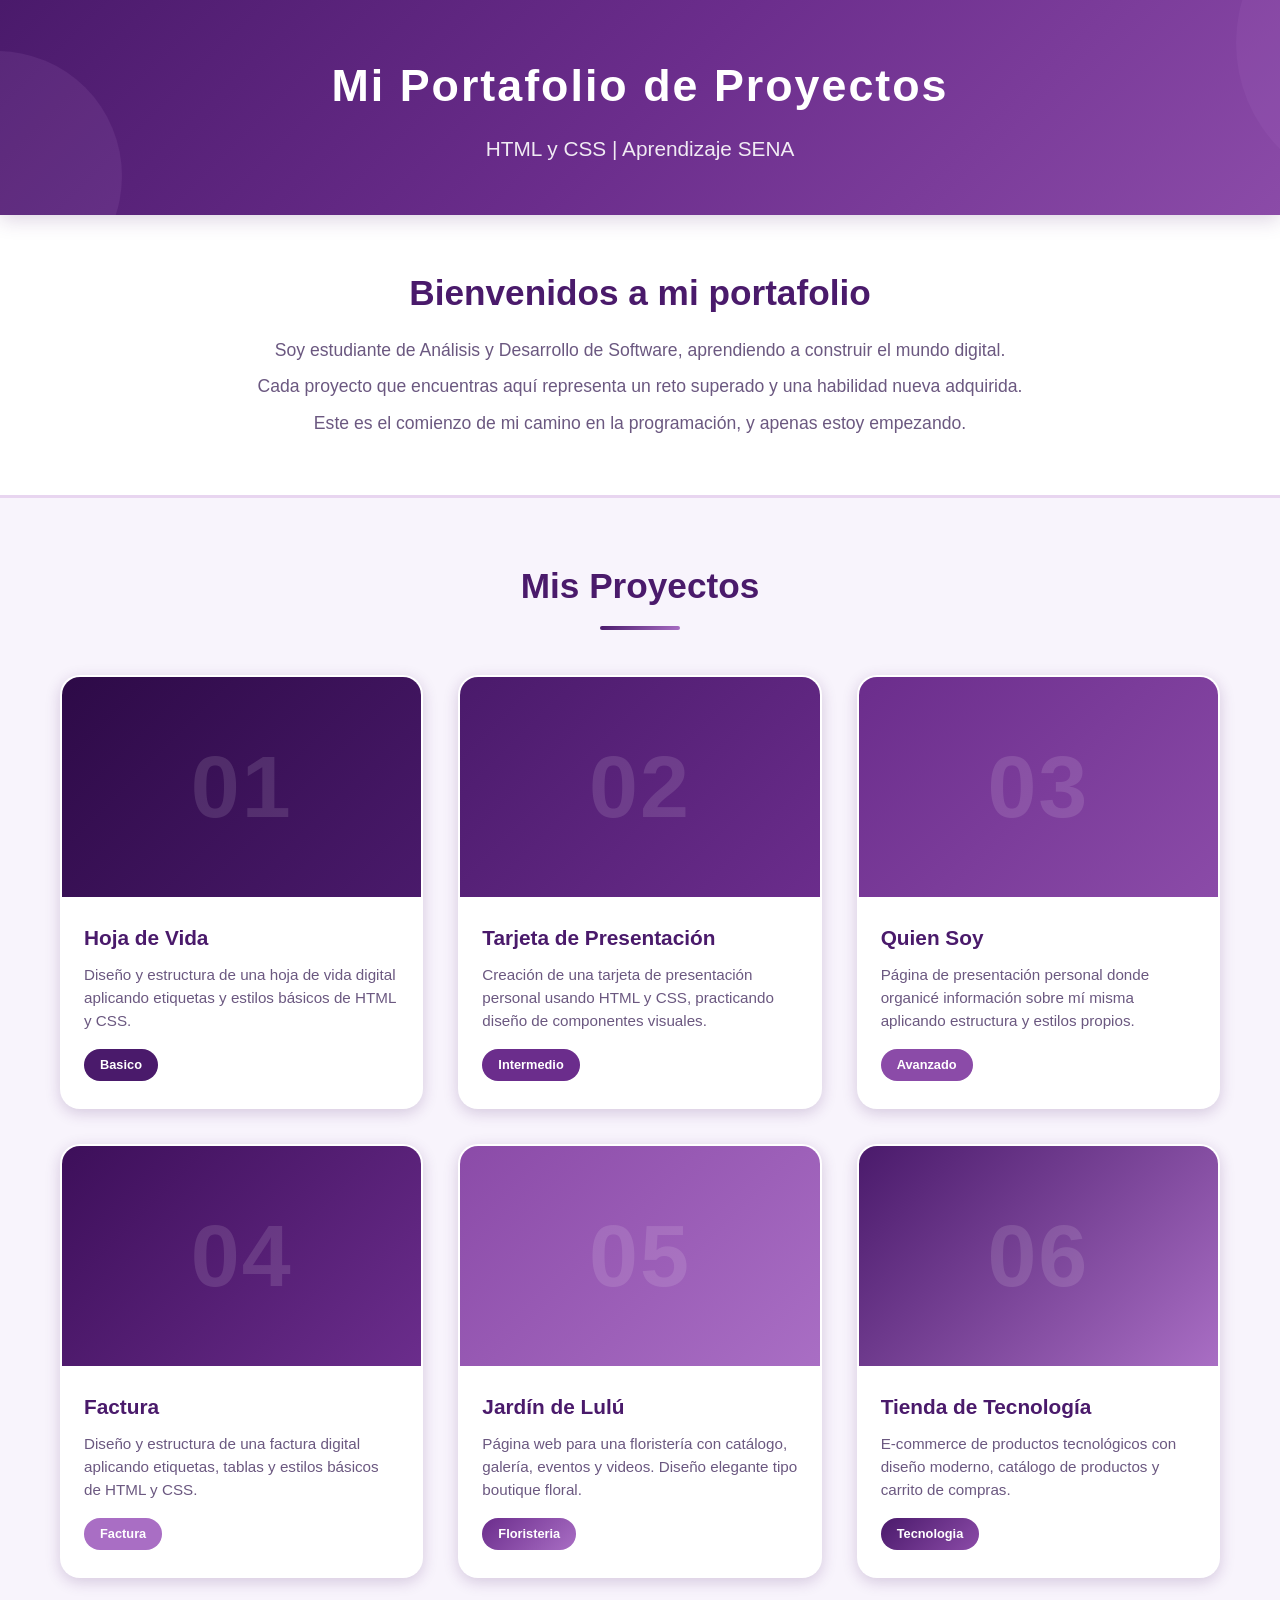
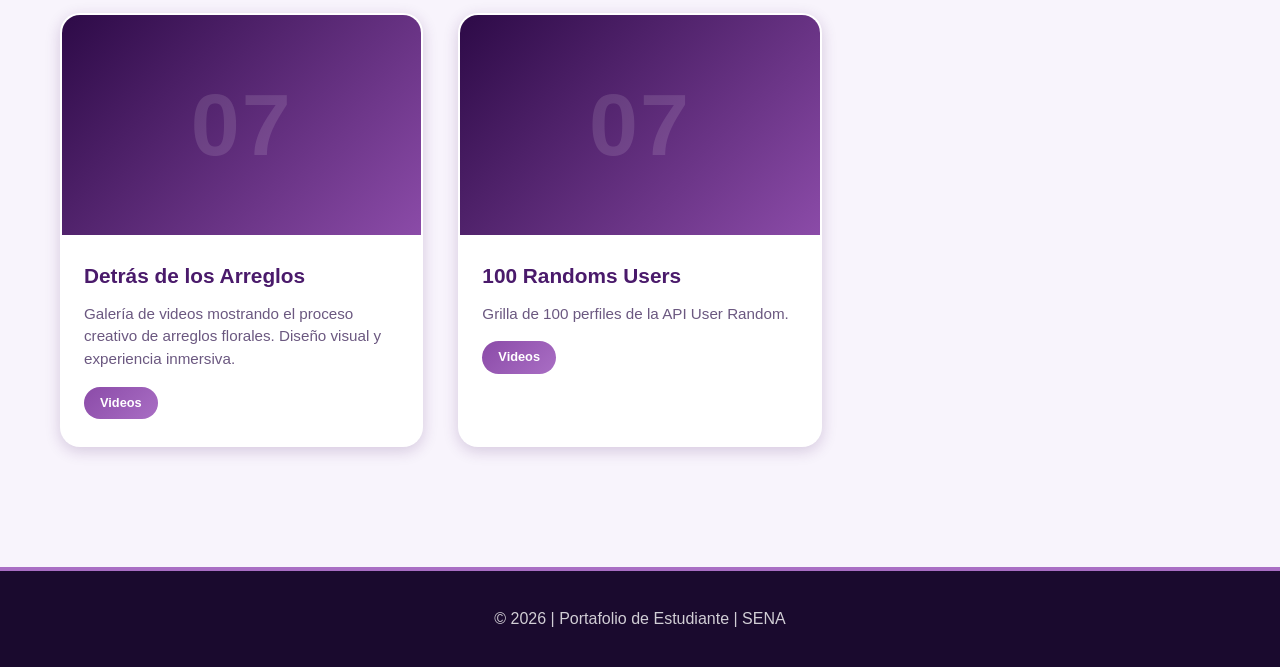
<file: index.html>
<!DOCTYPE html>
<html lang="es">
<head>
    <meta charset="UTF-8">
    <meta name="viewport" content="width=device-width, initial-scale=1.0">
    <title>Mis Proyectos | Portafolio de Estudiante</title>
    <style>
        :root {
            --primary: #4A1A6B;        /* Morado muy oscuro */
            --secondary: #6B2D8C;      /* Morado oscuro */
            --tertiary: #8B4BA8;       /* Morado medio */
            --quaternary: #A96EC4;     /* Morado claro */
            --light-purple: #C9A0DC;   /* Morado muy claro */
            --pale-purple: #E8D5F0;    /* Morado pastel */
            --dark: #1A0A2E;           /* Morado casi negro */
            --light: #F8F4FC;          /* Fondo lila muy claro */
            --white: #ffffff;
            --gray: #6B5880;
            --shadow: rgba(74, 26, 107, 0.2);
            --shadow-hover: rgba(74, 26, 107, 0.35);
        }

        * { margin: 0; padding: 0; box-sizing: border-box; }

        body {
            font-family: 'Segoe UI', Tahoma, Geneva, Verdana, sans-serif;
            line-height: 1.6;
            color: var(--dark);
            background-color: var(--light);
        }

        .container {
            max-width: 1200px;
            margin: 0 auto;
            padding: 0 20px;
        }

        /* ========== HEADER ========== */
        .header {
            background: linear-gradient(135deg, var(--primary), var(--secondary), var(--tertiary));
            color: var(--white);
            padding: 50px 0;
            text-align: center;
            box-shadow: 0 4px 20px var(--shadow);
            position: relative;
            overflow: hidden;
        }

        .header::before {
            content: '';
            position: absolute;
            top: -50%;
            right: -20%;
            width: 300px;
            height: 300px;
            background: rgba(169, 110, 196, 0.15);
            border-radius: 50%;
        }

        .header::after {
            content: '';
            position: absolute;
            bottom: -40%;
            left: -10%;
            width: 250px;
            height: 250px;
            background: rgba(201, 160, 220, 0.1);
            border-radius: 50%;
        }

        .header .titulo {
            font-size: 2.8rem;
            margin-bottom: 10px;
            letter-spacing: 2px;
            position: relative;
            z-index: 1;
            font-weight: 700;
        }

        .header .subtitulo {
            font-size: 1.3rem;
            opacity: 0.9;
            position: relative;
            z-index: 1;
            font-weight: 300;
        }

        /* ========== HERO ========== */
        .hero {
            background: var(--white);
            padding: 50px 0;
            text-align: center;
            border-bottom: 3px solid var(--pale-purple);
        }

        .hero h2 {
            font-size: 2.2rem;
            color: var(--primary);
            margin-bottom: 15px;
        }

        .hero p {
            font-size: 1.1rem;
            color: var(--gray);
            margin-bottom: 8px;
        }

        /* ========== MAIN ========== */
        .main { padding: 60px 0; }

        .section-title {
            font-size: 2.2rem;
            text-align: center;
            margin-bottom: 45px;
            color: var(--primary);
            position: relative;
        }

        .section-title::after {
            content: '';
            display: block;
            width: 80px;
            height: 4px;
            background: linear-gradient(135deg, var(--primary), var(--quaternary));
            margin: 12px auto 0;
            border-radius: 4px;
        }

        /* ========== GRID DE PROYECTOS ========== */
        .galeria {
            display: grid;
            grid-template-columns: repeat(auto-fit, minmax(300px, 1fr));
            gap: 35px;
        }

        .proyecto-card {
            background: var(--white);
            border-radius: 20px;
            overflow: hidden;
            box-shadow: 0 4px 15px var(--shadow);
            transition: transform 0.4s ease, box-shadow 0.4s ease;
            text-decoration: none;
            color: inherit;
            display: block;
            border: 2px solid transparent;
            position: relative;
        }

        .proyecto-card:hover {
            transform: translateY(-12px) scale(1.01);
            box-shadow: 0 20px 40px var(--shadow-hover);
            border-color: var(--quaternary);
        }

        /* ========== IMÁGENES CON DEGRADADOS MORADOS ========== */
        .proyecto-imagen {
            position: relative;
            height: 220px;
            overflow: hidden;
            display: flex;
            align-items: center;
            justify-content: center;
            transition: transform 0.3s ease;
        }

        .proyecto-card:hover .proyecto-imagen { transform: scale(1.02); }

        /* Todos los proyectos en tonos morados */
        .proyecto-1 { background: linear-gradient(135deg, #2D0A47, #4A1A6B); }
        .proyecto-2 { background: linear-gradient(135deg, #4A1A6B, #6B2D8C); }
        .proyecto-3 { background: linear-gradient(135deg, #6B2D8C, #8B4BA8); }
        .proyecto-4 { background: linear-gradient(135deg, #3D0F5A, #6B2D8C); }
        .proyecto-5 { background: linear-gradient(135deg, #8B4BA8, #A96EC4); }
        .proyecto-6 { background: linear-gradient(135deg, #4A1A6B, #A96EC4); }
        .proyecto-7 { background: linear-gradient(135deg, #2D0A47, #8B4BA8); }

        .numero-proyecto {
            font-size: 5.5rem;
            font-weight: 900;
            color: rgba(255, 255, 255, 0.12);
            position: absolute;
            transition: transform 0.4s ease;
            font-family: 'Arial Black', sans-serif;
            letter-spacing: 2px;
        }

        .proyecto-card:hover .numero-proyecto {
            transform: scale(1.15) rotate(-5deg);
        }

        .overlay {
            position: absolute;
            top: 0; left: 0;
            width: 100%; height: 100%;
            background: rgba(74, 26, 107, 0.8);
            display: flex;
            align-items: center;
            justify-content: center;
            opacity: 0;
            transition: opacity 0.4s ease;
        }

        .proyecto-card:hover .overlay { opacity: 1; }

        .ver-mas {
            color: var(--white);
            font-size: 1.2rem;
            font-weight: 700;
            padding: 12px 30px;
            border: 2px solid white;
            border-radius: 40px;
            transition: all 0.3s ease;
        }

        .ver-mas:hover {
            background: white;
            color: var(--primary);
        }

        /* ========== INFO DEL PROYECTO ========== */
        .proyecto-info { padding: 24px 22px 26px; }

        .proyecto-info h3 {
            font-size: 1.3rem;
            color: var(--primary);
            margin-bottom: 10px;
            font-weight: 700;
        }

        .proyecto-info p {
            color: var(--gray);
            font-size: 0.95rem;
            margin-bottom: 16px;
            line-height: 1.5;
        }

        /* ========== ETIQUETAS ========== */
        .etiqueta {
            display: inline-block;
            padding: 6px 16px;
            border-radius: 30px;
            font-size: 0.8rem;
            font-weight: 600;
            color: white;
        }

        .etiqueta-basico { background: var(--primary); }
        .etiqueta-intermedio { background: var(--secondary); }
        .etiqueta-avanzado { background: var(--tertiary); }
        .etiqueta-factura { background: var(--quaternary); }
        .etiqueta-floristeria { background: linear-gradient(135deg, var(--secondary), var(--quaternary)); }
        .etiqueta-tecnologia { background: linear-gradient(135deg, var(--primary), var(--tertiary)); }
        .etiqueta-video { background: linear-gradient(135deg, var(--tertiary), var(--quaternary)); }

        /* ========== FOOTER ========== */
        .footer {
            background: var(--dark);
            color: var(--white);
            text-align: center;
            padding: 35px 0;
            margin-top: 60px;
            border-top: 4px solid var(--quaternary);
        }

        .footer p { opacity: 0.8; }

        /* ========== RESPONSIVE ========== */
        @media (max-width: 768px) {
            .header .titulo { font-size: 2rem; }
            .hero h2 { font-size: 1.6rem; }
            .galeria { grid-template-columns: 1fr; }
            .proyecto-imagen { height: 180px; }
            .numero-proyecto { font-size: 4rem; }
        }

        @media (max-width: 480px) {
            .header .titulo { font-size: 1.6rem; }
            .section-title { font-size: 1.6rem; }
            .proyecto-info h3 { font-size: 1.1rem; }
        }
    </style>
</head>
<body>
    <header class="header">
        <div class="container">
            <h1 class="titulo">Mi Portafolio de Proyectos</h1>
            <p class="subtitulo">HTML y CSS | Aprendizaje SENA</p>
        </div>
    </header>

    <section class="hero">
        <div class="container">
            <h2>Bienvenidos a mi portafolio</h2>
            <p>Soy estudiante de Análisis y Desarrollo de Software, aprendiendo a construir el mundo digital.</p>
            <p>Cada proyecto que encuentras aquí representa un reto superado y una habilidad nueva adquirida.</p>
            <p>Este es el comienzo de mi camino en la programación, y apenas estoy empezando.</p>
        </div>
    </section>

    <main class="main">
        <div class="container">
            <h2 class="section-title">Mis Proyectos</h2>
            <div class="galeria">

                <!-- ====== PROYECTO 1: Hoja de Vida ====== -->
                <a href="./Hoja de vida/Index.html" class="proyecto-card">
                    <div class="proyecto-imagen proyecto-1">
                        <span class="numero-proyecto">01</span>
                        <div class="overlay"><span class="ver-mas">Ver Proyecto</span></div>
                    </div>
                    <div class="proyecto-info">
                        <h3>Hoja de Vida</h3>
                        <p>Diseño y estructura de una hoja de vida digital aplicando etiquetas y estilos básicos de HTML y CSS.</p>
                        <span class="etiqueta etiqueta-basico">Basico</span>
                    </div>
                </a>

                <!-- ====== PROYECTO 2: Tarjeta de Presentación ====== -->
                <a href="./Tarjeta de presemtacion/index.html" class="proyecto-card">
                    <div class="proyecto-imagen proyecto-2">
                        <span class="numero-proyecto">02</span>
                        <div class="overlay"><span class="ver-mas">Ver Proyecto</span></div>
                    </div>
                    <div class="proyecto-info">
                        <h3>Tarjeta de Presentación</h3>
                        <p>Creación de una tarjeta de presentación personal usando HTML y CSS, practicando diseño de componentes visuales.</p>
                        <span class="etiqueta etiqueta-intermedio">Intermedio</span>
                    </div>
                </a>

                <!-- ====== PROYECTO 3: Quien Soy ====== -->
                <a href="./Quien Soy/index.html" class="proyecto-card">
                    <div class="proyecto-imagen proyecto-3">
                        <span class="numero-proyecto">03</span>
                        <div class="overlay"><span class="ver-mas">Ver Proyecto</span></div>
                    </div>
                    <div class="proyecto-info">
                        <h3>Quien Soy</h3>
                        <p>Página de presentación personal donde organicé información sobre mí misma aplicando estructura y estilos propios.</p>
                        <span class="etiqueta etiqueta-avanzado">Avanzado</span>
                    </div>
                </a>

                <!-- ====== PROYECTO 4: Factura ====== -->
                <a href="./factura/index.html" class="proyecto-card">
                    <div class="proyecto-imagen proyecto-4">
                        <span class="numero-proyecto">04</span>
                        <div class="overlay"><span class="ver-mas">Ver Proyecto</span></div>
                    </div>
                    <div class="proyecto-info">
                        <h3>Factura</h3>
                        <p>Diseño y estructura de una factura digital aplicando etiquetas, tablas y estilos básicos de HTML y CSS.</p>
                        <span class="etiqueta etiqueta-factura">Factura</span>
                    </div>
                </a>

                <!-- ====== PROYECTO 5: Jardín de Lulú ====== -->
                <a href="https://jheraldinvasquez7-ui.github.io/floristeria-web/" class="proyecto-card">
                    <div class="proyecto-imagen proyecto-5">
                        <span class="numero-proyecto">05</span>
                        <div class="overlay"><span class="ver-mas">Ver Proyecto</span></div>
                    </div>
                    <div class="proyecto-info">
                        <h3>Jardín de Lulú</h3>
                        <p>Página web para una floristería con catálogo, galería, eventos y videos. Diseño elegante tipo boutique floral.</p>
                        <span class="etiqueta etiqueta-floristeria">Floristeria</span>
                    </div>
                </a>

                <!-- ====== PROYECTO 6: Tienda de Tecnología ====== -->
                <a href="./tienda electronicos/index.html" class="proyecto-card">
                    <div class="proyecto-imagen proyecto-6">
                        <span class="numero-proyecto">06</span>
                        <div class="overlay"><span class="ver-mas">Ver Proyecto</span></div>
                    </div>
                    <div class="proyecto-info">
                        <h3>Tienda de Tecnología</h3>
                        <p>E-commerce de productos tecnológicos con diseño moderno, catálogo de productos y carrito de compras.</p>
                        <span class="etiqueta etiqueta-tecnologia">Tecnologia</span>
                    </div>
                </a>

                <!-- ====== PROYECTO 7: Detrás de los Arreglos ====== -->
                <a href="./videos-florales/index.html" class="proyecto-card">
                    <div class="proyecto-imagen proyecto-7">
                        <span class="numero-proyecto">07</span>
                        <div class="overlay"><span class="ver-mas">Ver Proyecto</span></div>
                    </div>
                    <div class="proyecto-info">
                        <h3>Detrás de los Arreglos</h3>
                        <p>Galería de videos mostrando el proceso creativo de arreglos florales. Diseño visual y experiencia inmersiva.</p>
                        <span class="etiqueta etiqueta-video">Videos</span>
                    </div>
                </a>
                     <a href="./Entrega 18 agosto/usuarios/Random User Grilla/index.html" class="proyecto-card">
                    <div class="proyecto-imagen proyecto-7">
                        <span class="numero-proyecto">07</span>
                        <div class="overlay"><span class="ver-mas">Ver Proyecto</span></div>
                    </div>
                    <div class="proyecto-info">
                        <h3>100 Randoms Users</h3>
                        <p>Grilla de 100 perfiles de la API User Random.</p>
                        <span class="etiqueta etiqueta-video">Videos</span>
                    </div>
                </a>

            </div>
        </div>
    </main>

    <footer class="footer">
        <div class="container">
            <p>&copy; 2026 | Portafolio de Estudiante | SENA</p>
        </div>
    </footer>
</body>
</html>
</file>
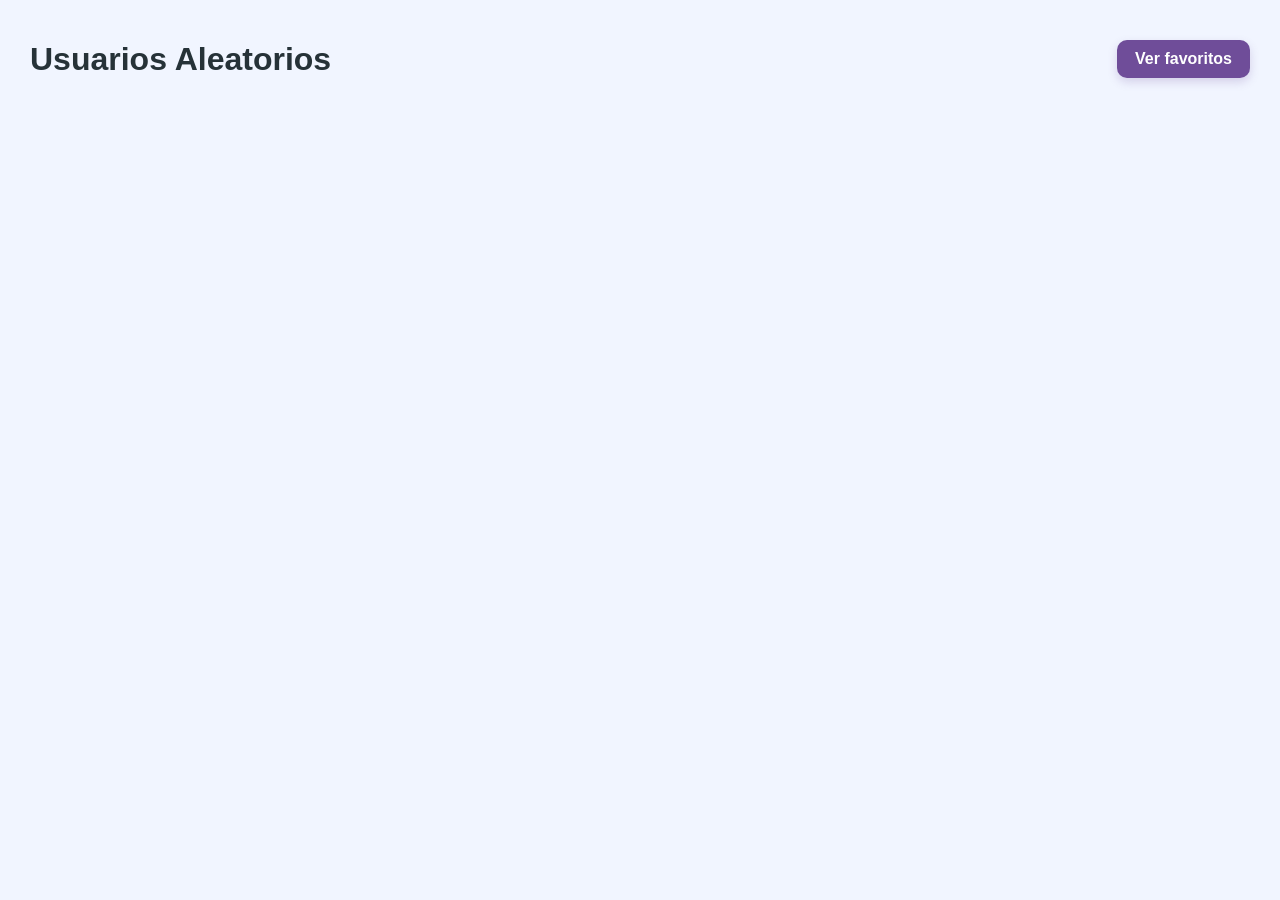
<file: Entrega 18 agosto/usuarios/Random User Grilla/index.html>
<!DOCTYPE html>
<html lang="es">
<head>
    <meta charset="UTF-8">
    <meta name="viewport" content="width=device-width, initial-scale=1.0">
    <title>Usuarios Aleatorios</title>
    <link rel="stylesheet" href="styles.css">
</head>
<body>
    <header class="topbar">
        <h1>Usuarios Aleatorios</h1>
        <a href="../../Favoritos/index.html" class="favoritos-link">Ver favoritos</a>
    </header>

    <div id="usuarios"></div>

    <script src="app.js"></script>
</body>
</html>
</file>
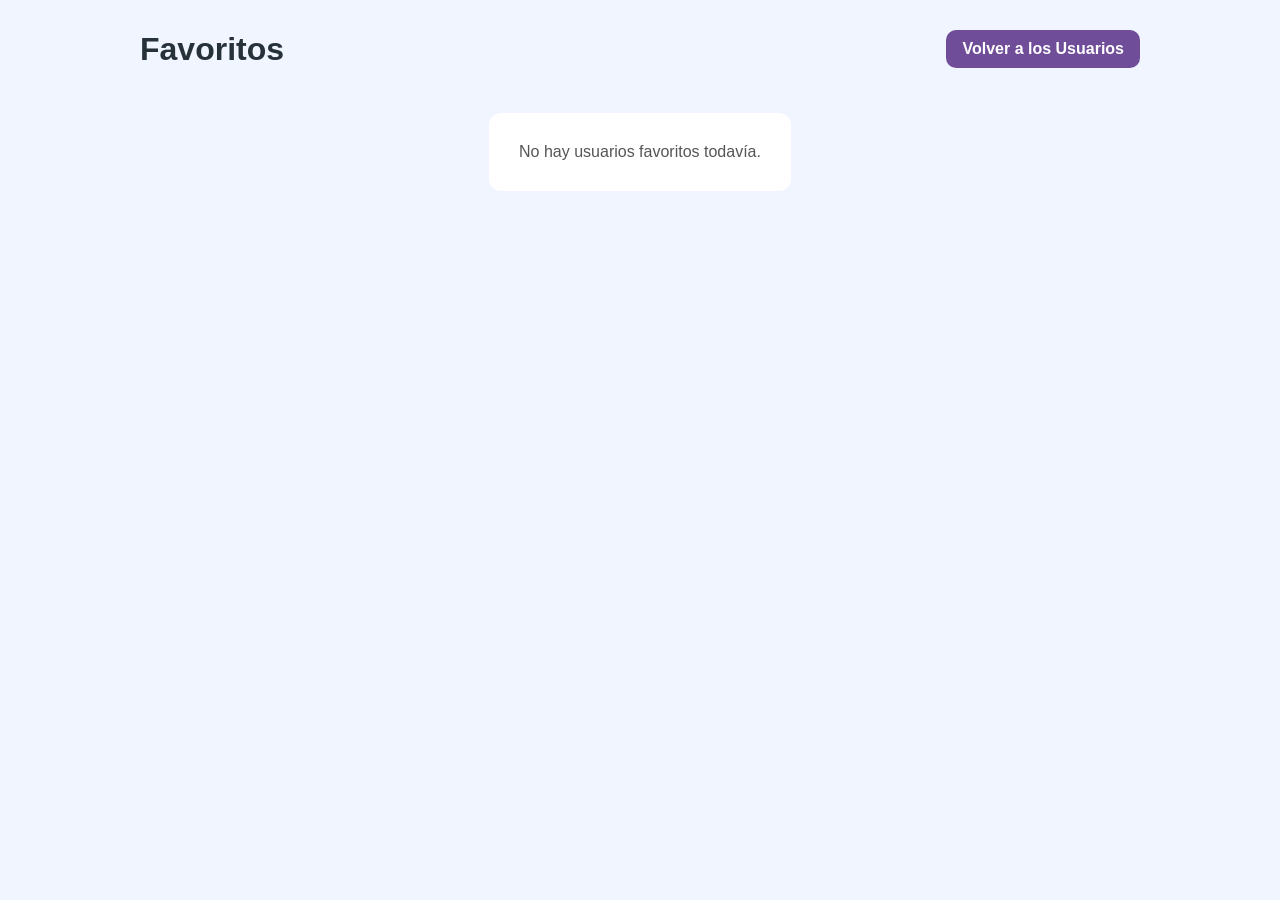
<file: Entrega 18 agosto/Favoritos/index1.html>
<!DOCTYPE html>
<html lang="es">
<head>
    <meta charset="UTF-8">
    <meta name="viewport" content="width=device-width, initial-scale=1.0">
    <title>Favoritos</title>
    <link rel="stylesheet" href="styles.css">
</head>
<body>
    <header class="topbar">
        <h1>Favoritos</h1>
        <a href="../usuarios/Random%20User%20Grilla/index.html" class="volver">Volver a los Usuarios</a>
    </header>

    <main>
        <div id="favoritos" class="favoritos"></div>
    </main>

    <script src="app.js"></script>
</body>
</html>
</file>
<file: Entrega 18 agosto/usuarios/Random User Grilla/styles.css>
* {
    box-sizing: border-box;
}

body {
    margin: 0;
    padding: 40px 30px;
    background-color: #f1f5ff;
    font-family: Arial, sans-serif;
}

.topbar {
    max-width: 1400px;
    margin: 0 auto 25px;
    display: flex;
    justify-content: space-between;
    align-items: center;
    gap: 20px;
}

h1 {
    text-align: center;
    color: #263238;
    margin: 0;
}

.favoritos-link {
    display: inline-block;
    padding: 10px 18px;
    background: #6f4d99;
    color: white;
    text-decoration: none;
    border-radius: 10px;
    font-weight: 600;
    box-shadow: 0 4px 10px rgba(111, 77, 153, 0.22);
}

#usuarios {
    max-width: 1400px;
    margin: 0 auto;
    display: grid;
    grid-template-columns: repeat(4, 1fr);
    gap: 25px;
}

.user-card {
    position: relative;
    background-color: white;
    padding: 20px;
    border-radius: 18px;
    box-shadow: 0 4px 15px rgba(0, 0, 0, 0.10);
    cursor: pointer;
    text-align: center;
}

.user-card:hover {
    transform: translateY(-4px);
}

.favorite-button {
    position: absolute;
    top: 12px;
    right: 12px;
    width: 42px;
    height: 42px;
    border: none;
    background-color: white;
    border-radius: 50%;
    font-size: 28px;
    color: #999;
    cursor: pointer;
    z-index: 2;
    box-shadow: 0 2px 8px rgba(0, 0, 0, 0.08);
}

.favorite-button.active {
    color: #f5b700;
}

.user-image {
    width: 150px;
    height: 150px;
    object-fit: cover;
    border-radius: 50%;
    display: block;
    margin: 10px auto 18px;
    border: 4px solid #eee9ff;
}

.user-info {
    text-align: center;
}

.user-info h2 {
    margin: 0 0 10px;
    color: #263238;
    font-size: 21px;
}

.user-info p {
    margin: 0 0 8px;
    color: #555;
    font-size: 15px;
}

@media (max-width: 1100px) {

    #usuarios {
        grid-template-columns: repeat(3, 1fr);
    }

}

@media (max-width: 800px) {

    #usuarios {
        grid-template-columns: repeat(2, 1fr);
    }

}

@media (max-width: 550px) {

    body {
        padding: 25px 15px;
    }

    #usuarios {
        grid-template-columns: 1fr;
    }

}
</file>
<file: Entrega 18 agosto/Favoritos/styles.css>
* {
    box-sizing: border-box;
}

body {
    margin: 0;
    padding: 30px 20px;
    background: #f1f5ff;
    font-family: Arial, sans-serif;
    color: #263238;
}

.topbar {
    max-width: 1000px;
    margin: 0 auto 25px;
    display: flex;
    align-items: center;
    justify-content: space-between;
    gap: 20px;
}

.topbar h1 {
    margin: 0;
}

.volver {
    text-decoration: none;
    background: #6f4d99;
    color: white;
    padding: 10px 16px;
    border-radius: 10px;
    font-weight: 600;
}

.favoritos {
    max-width: 1000px;
    margin: 0 auto;
    display: grid;
    grid-template-columns: repeat(auto-fit, minmax(240px, 1fr));
    gap: 20px;
}

.favorito-card {
    background: white;
    border-radius: 16px;
    padding: 18px;
    box-shadow: 0 4px 15px rgba(0, 0, 0, 0.08);
    text-align: center;
}

.favorito-img {
    width: 120px;
    height: 120px;
    object-fit: cover;
    border-radius: 50%;
    display: block;
    margin: 0 auto 14px;
    border: 4px solid #eee9ff;
}

.favorito-info h2 {
    margin: 0 0 10px;
    font-size: 22px;
}

.favorito-info p {
    margin: 0 0 14px;
    color: #555;
    word-break: break-word;
}

.quitar {
    border: none;
    background: #a11d1d;
    color: white;
    padding: 10px 16px;
    border-radius: 10px;
    cursor: pointer;
}

.vacio {
    text-align: center;
    padding: 30px;
    background: white;
    border-radius: 12px;
    max-width: 700px;
    margin: 20px auto;
    color: #555;
}

@media (max-width: 600px) {
    .topbar {
        flex-direction: column;
        align-items: flex-start;
    }
}
</file>
